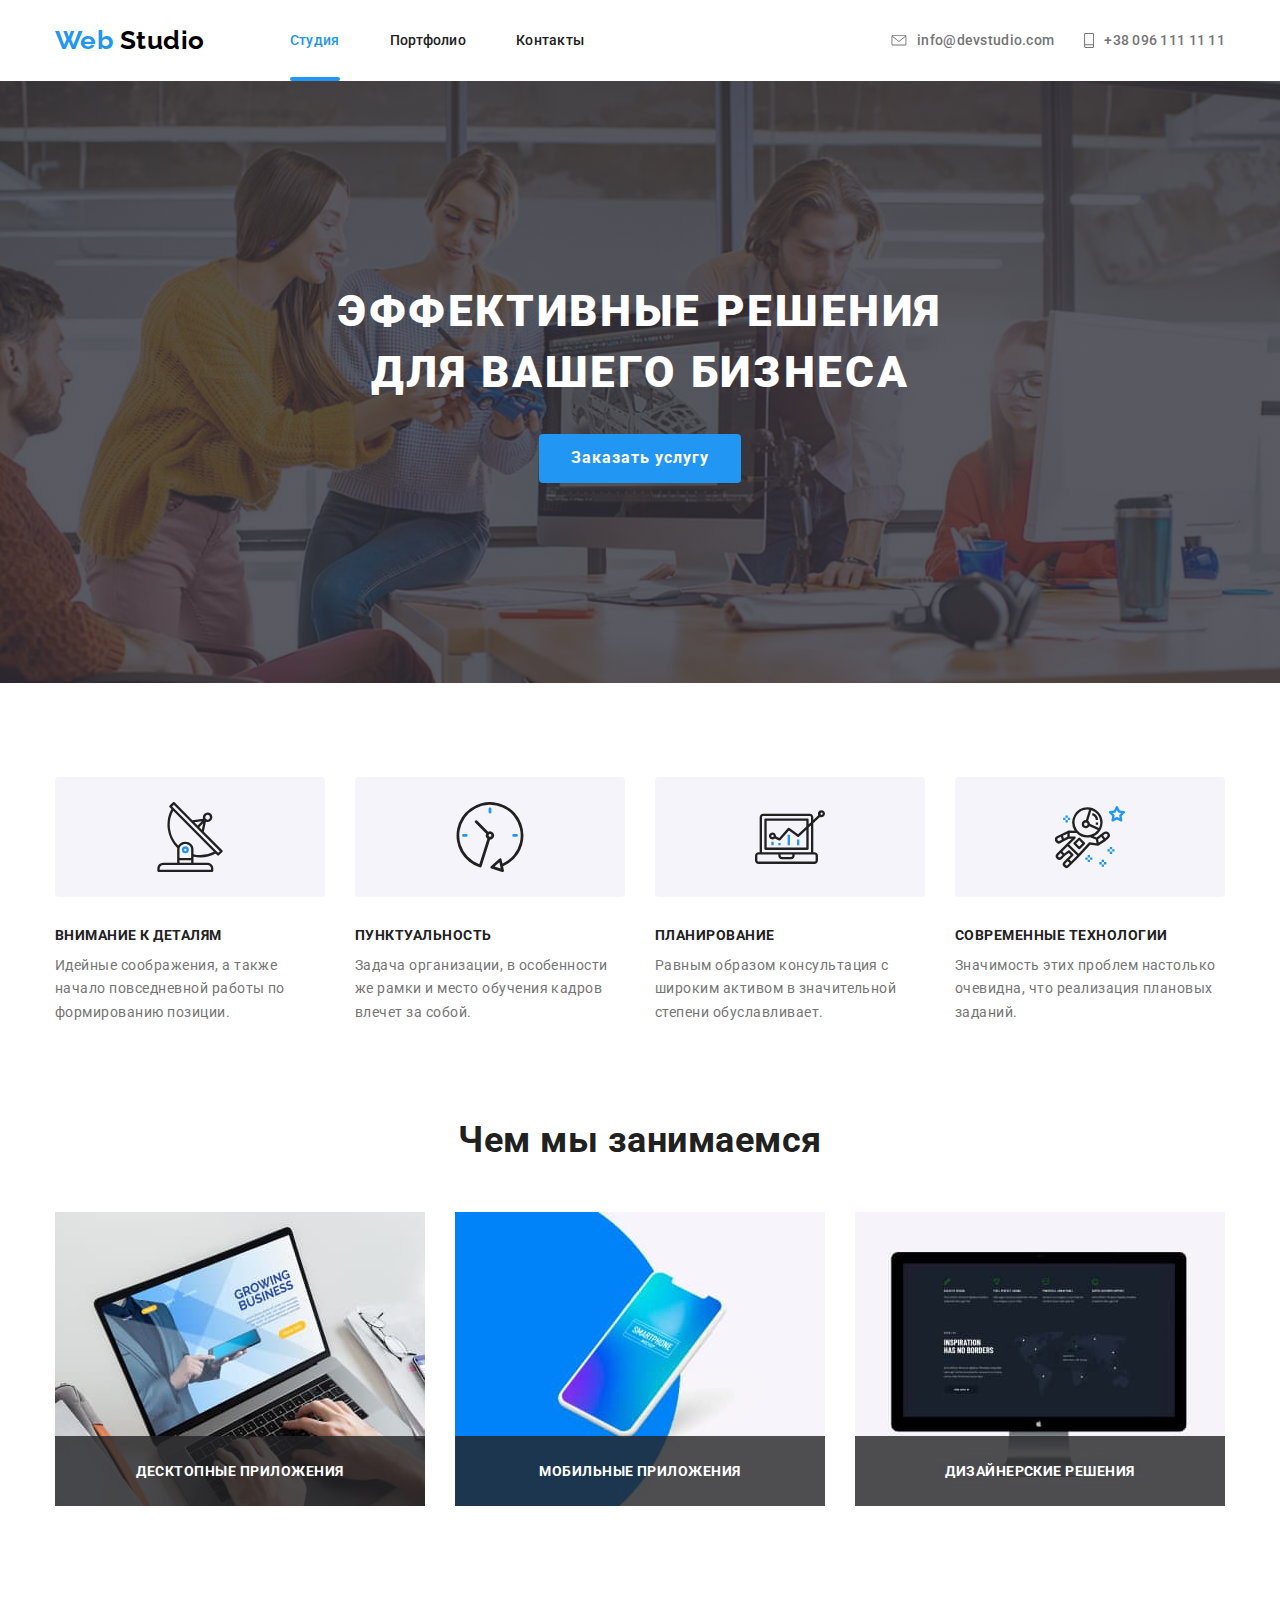
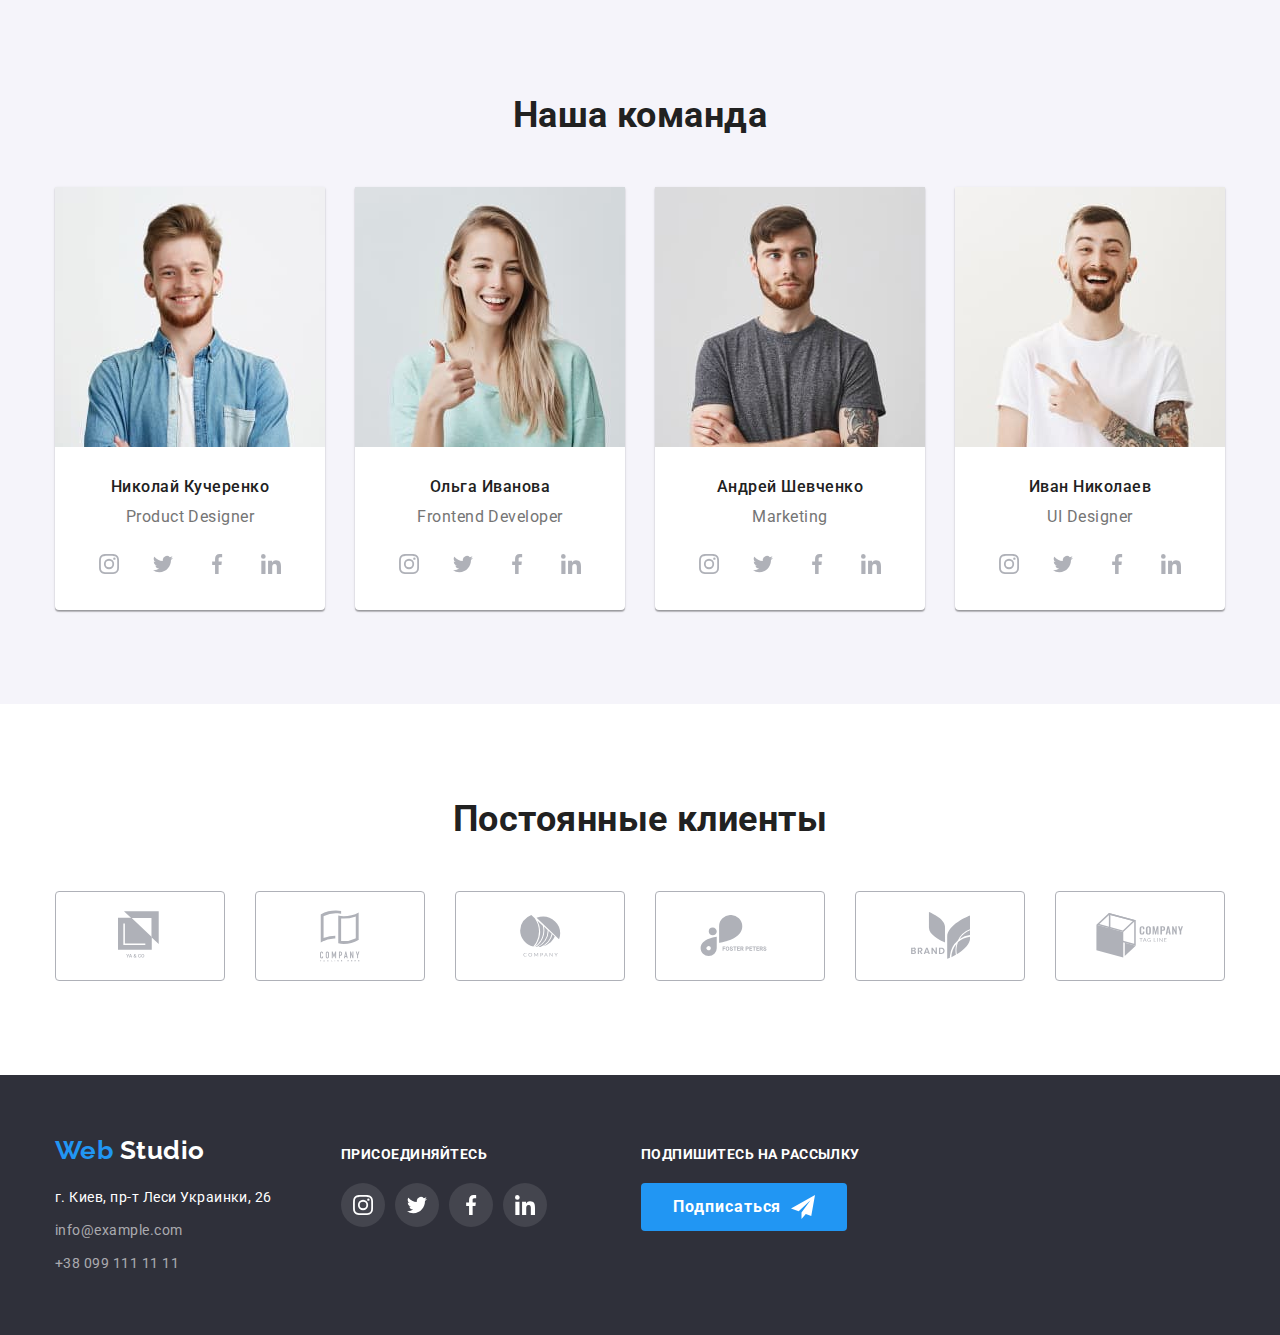
<file: index.html>
<!DOCTYPE html>
<html lang="ru">
  <head>
    <meta charset="UTF-8" />
    <meta name="viewport" content="width=device-width, initial-scale=1.0" />
    <title>Web Studio</title>
    <link
      href="https://fonts.googleapis.com/css2?family=Raleway:wght@700&family=Roboto:wght@400;500;700;900&display=swap"
      rel="stylesheet"
    />
    <link
      rel="stylesheet"
      href="https://cdnjs.cloudflare.com/ajax/libs/modern-normalize/0.6.0/modern-normalize.min.css"
    />
    <link rel="stylesheet" href="./css/main.css" />
  </head>
  <body>
    <!--Шапка сайта-->
    <header class="page-header">
      <!-- <div class="conteiner"> -->
      <div class="conteiner header-main-nav">
        <nav class="main-nav">
          <a href="./index.html" class="logo" lang="en"
            >Web <span class="logo-primary">Studio</span></a
          >
          <ul class="site-nav list">
            <li class="site-nav-item">
              <a href="" class="link current">Студия</a>
            </li>
            <li class="site-nav-item">
              <a href="./portfolio.html" class="link">Портфолио</a>
            </li>
            <li class="site-nav-item"><a href="" class="link">Контакты</a></li>
          </ul>
        </nav>
        <address class="auth-nav">
          <a href="mailto:info@devstudio.com" class="link item">
            <svg class="icon-mail">
              <use href="./images/sprite.svg#icon-envelope"></use>
            </svg>
            info@devstudio.com</a
          >
          <a href="tel:+380961111111" class="link item">
            <svg class="icon-phone">
              <use href="./images/sprite.svg#icon-smartphone"></use>
            </svg>
            +38 096 111 11 11</a
          >
        </address>
      </div>
      <!-- </div> -->
    </header>
    <main>
      <!--Герой-->
      <section class="hero">
        <div class="hero-conteiner">
          <h1 class="hero-title">
            Эффективные решения для вашего бизнеса
          </h1>
          <a href="" class="button">Заказать услугу</a>
        </div>
      </section>
      <!--Приоритет-->
      <section class="section">
        <div class="conteiner">
          <h2 class="visually-hidden">Приоритет</h2>
          <ul class="priority list">
            <li class="priority-item">
              <div class="icon-conteiner">
                <svg class="icon-antenna">
                  <use href="./images/sprite.svg#icon-antenna-1"></use>
                </svg>
              </div>
              <h3 class="title">Внимание к деталям</h3>
              <p class="text">
                Идейные соображения, а также начало повседневной работы по
                формированию позиции.
              </p>
            </li>
            <li class="priority-item">
              <div class="icon-conteiner">
                <svg class="icon-antenna">
                  <use href="./images/sprite.svg#icon-clock-1"></use>
                </svg>
              </div>
              <h3 class="title">Пунктуальность</h3>
              <p class="text">
                Задача организации, в особенности же рамки и место обучения
                кадров влечет за собой.
              </p>
            </li>
            <li class="priority-item">
              <div class="icon-conteiner">
                <svg class="icon-antenna">
                  <use href="./images/sprite.svg#icon-diagram-1"></use>
                </svg>
              </div>
              <h3 class="title">Планирование</h3>
              <p class="text">
                Равным образом консультация с широким активом в значительной
                степени обуславливает.
              </p>
            </li>
            <li class="priority-item">
              <div class="icon-conteiner">
                <svg class="icon-antenna">
                  <use href="./images/sprite.svg#icon-astronaut-1"></use>
                </svg>
              </div>
              <h3 class="title">Современные технологии</h3>
              <p class="text">
                Значимость этих проблем настолько очевидна, что реализация
                плановых заданий.
              </p>
            </li>
          </ul>
        </div>
      </section>
      <!--Чем мы занимаемся-->
      <section class="section-no-padding">
        <div class="conteiner">
          <h2 class="section-title">Чем мы занимаемся</h2>
          <ul class="work-list list">
            <li class="work-item">
              <img
                class="img"
                src="./images/growing-business.jpg"
                alt="ноутбук"
                width="370"
                height="294"
              />
              <a href="" class="work-link">Десктопные приложения</a>
            </li>
            <li class="work-item">
              <img
                class="img"
                src="./images/mobile-applications.jpg"
                alt="мобильный-телефон"
                width="370"
                height="294"
              />
              <a href="" class="work-link">Мобильные приложения</a>
            </li>
            <li class="work-item">
              <img
                class="img"
                src="./images/designer-groves.jpg"
                alt="экран-компьютера"
                width="370"
                height="294"
              />
              <a href="" class="work-link">Дизайнерские решения</a>
            </li>
          </ul>
        </div>
      </section>
      <!--Наша команда-->
      <section class="our-team section">
        <div class="conteiner">
          <h2 class="section-title">Наша команда</h2>
          <ul class="team list">
            <li class="team-item">
              <img
                class="img"
                src="./images/team-1.jpg"
                alt="николай-кучеренко"
                width="270"
                height="260"
              />
              <div class="team-content">
                <h3 class="team-title">Николай Кучеренко</h3>
                <p class="team-text" lang="en">Product Designer</p>
                <ul class="list social-network">
                  <li>
                    <a href="" class="link" aria-label="ссылка на instagram">
                      <svg class="icon-social-network">
                        <use href="./images/sprite.svg#icon-instagram"></use>
                      </svg>
                    </a>
                  </li>
                  <li>
                    <a href="" class="link" aria-label="ссылка на twitter">
                      <svg class="icon-social-network">
                        <use href="./images/sprite.svg#icon-twitter"></use>
                      </svg>
                    </a>
                  </li>
                  <li>
                    <a href="" class="link" aria-label="ссылка на facebook">
                      <svg class="icon-social-network">
                        <use href="./images/sprite.svg#icon-facebook"></use>
                      </svg>
                    </a>
                  </li>
                  <li>
                    <a href="" class="link" aria-label="ссылка на linkedin">
                      <svg class="icon-social-network">
                        <use href="./images/sprite.svg#icon-linkedin"></use>
                      </svg>
                    </a>
                  </li>
                </ul>
              </div>
            </li>
            <li class="team-item">
              <img
                class="img"
                src="./images/team-2.jpg"
                alt="ольга-иванова"
                width="270"
                height="260"
              />
              <div class="team-content">
                <h3 class="team-title">Ольга Иванова</h3>
                <p class="team-text" lang="en">Frontend Developer</p>
                <ul class="list social-network">
                  <li>
                    <a href="" class="link" aria-label="ссылка на instagram">
                      <svg class="icon-social-network">
                        <use href="./images/sprite.svg#icon-instagram"></use>
                      </svg>
                    </a>
                  </li>
                  <li>
                    <a href="" class="link" aria-label="ссылка на twitter">
                      <svg class="icon-social-network">
                        <use href="./images/sprite.svg#icon-twitter"></use>
                      </svg>
                    </a>
                  </li>
                  <li>
                    <a href="" class="link" aria-label="ссылка на facebook">
                      <svg class="icon-social-network">
                        <use href="./images/sprite.svg#icon-facebook"></use>
                      </svg>
                    </a>
                  </li>
                  <li>
                    <a href="" class="link" aria-label="ссылка на linkedin">
                      <svg class="icon-social-network">
                        <use href="./images/sprite.svg#icon-linkedin"></use>
                      </svg>
                    </a>
                  </li>
                </ul>
              </div>
            </li>
            <li class="team-item">
              <img
                class="img"
                src="./images/team-3.jpg"
                alt="андрей-шевченко"
                width="270"
                height="260"
              />
              <div class="team-content">
                <h3 class="team-title">Андрей Шевченко</h3>
                <p class="team-text" lang="en">Marketing</p>
                <ul class="list social-network">
                  <li>
                    <a href="" class="link" aria-label="ссылка на instagram">
                      <svg class="icon-social-network">
                        <use href="./images/sprite.svg#icon-instagram"></use>
                      </svg>
                    </a>
                  </li>
                  <li>
                    <a href="" class="link" aria-label="ссылка на twitter">
                      <svg class="icon-social-network">
                        <use href="./images/sprite.svg#icon-twitter"></use>
                      </svg>
                    </a>
                  </li>
                  <li>
                    <a href="" class="link" aria-label="ссылка на facebook">
                      <svg class="icon-social-network">
                        <use href="./images/sprite.svg#icon-facebook"></use>
                      </svg>
                    </a>
                  </li>
                  <li>
                    <a href="" class="link" aria-label="ссылка на linkedin">
                      <svg class="icon-social-network">
                        <use href="./images/sprite.svg#icon-linkedin"></use>
                      </svg>
                    </a>
                  </li>
                </ul>
              </div>
            </li>
            <li class="team-item">
              <img
                class="img"
                src="./images/team-4.jpg"
                alt="иван-николаев"
                width="270"
                height="260"
              />
              <div class="team-content">
                <h3 class="team-title">Иван Николаев</h3>
                <p class="team-text" lang="en">UI Designer</p>
                <ul class="list social-network">
                  <li>
                    <a href="" class="link" aria-label="ссылка на instagram">
                      <svg class="icon-social-network">
                        <use href="./images/sprite.svg#icon-instagram"></use>
                      </svg>
                    </a>
                  </li>
                  <li>
                    <a href="" class="link" aria-label="ссылка на twitter">
                      <svg class="icon-social-network">
                        <use href="./images/sprite.svg#icon-twitter"></use>
                      </svg>
                    </a>
                  </li>
                  <li>
                    <a href="" class="link" aria-label="ссылка на facebook">
                      <svg class="icon-social-network">
                        <use href="./images/sprite.svg#icon-facebook"></use>
                      </svg>
                    </a>
                  </li>
                  <li>
                    <a href="" class="link" aria-label="ссылка на linkedin">
                      <svg class="icon-social-network">
                        <use href="./images/sprite.svg#icon-linkedin"></use>
                      </svg>
                    </a>
                  </li>
                </ul>
              </div>
            </li>
          </ul>
        </div>
      </section>
      <!--Постоянные клиенты-->
      <section class="section">
        <div class="conteiner">
          <h2 class="section-title">Постоянные клиенты</h2>
          <ul class="list customers">
            <li class="item-customers">
              <a
                href=""
                aria-label="ссылка на компанию-1"
                class="link-customers"
              >
                <svg class="icon-logo" width="45" height="50">
                  <use href="./images/sprite.svg#icon-logo-1"></use>
                </svg>
              </a>
            </li>
            <li class="item-customers">
              <a
                href=""
                aria-label="ссылка на компанию-2"
                class="link-customers"
              >
                <svg class="icon-logo" width="40" height="52">
                  <use href="./images/sprite.svg#icon-logo-2"></use>
                </svg>
              </a>
            </li>
            <li class="item-customers">
              <a
                href=""
                aria-label="ссылка на компанию-3"
                class="link-customers"
              >
                <svg class="icon-logo" width="41" height="42">
                  <use href="./images/sprite.svg#icon-logo-3"></use>
                </svg>
              </a>
            </li>
            <li class="item-customers">
              <a
                href=""
                aria-label="ссылка на компанию-4"
                class="link-customers"
              >
                <svg class="icon-logo" width="80" height="42">
                  <use href="./images/sprite.svg#icon-logo-4"></use>
                </svg>
              </a>
            </li>
            <li class="item-customers">
              <a
                href=""
                aria-label="ссылка на компанию-5"
                class="link-customers"
              >
                <svg class="icon-logo" width="59" height="47">
                  <use href="./images/sprite.svg#icon-logo-5"></use>
                </svg>
              </a>
            </li>
            <li class="item-customers">
              <a
                href=""
                aria-label="ссылка на компанию-6"
                class="link-customers"
              >
                <svg class="icon-logo" width="88" height="45">
                  <use href="./images/sprite.svg#icon-logo-6"></use>
                </svg>
              </a>
            </li>
          </ul>
        </div>
      </section>
    </main>
    <!--Подвал-->
    <footer class="footer">
      <div class="conteiner">
        <div class="flex-footer">
          <!-- Первый контейнер -->
          <div class="info">
            <a href="./index.html" class="logo" lang="en"
              >Web <span class="logo-secondary">Studio</span>
            </a>
            <address class="address">
              <a class="map link" href="./index.html"
                >г. Киев, пр-т Леси Украинки, 26</a
              >
              <a class="mail-link link" href="mailto:info@example.com"
                >info@example.com</a
              >
              <a href="tel:+380991111111" class="link">+38 099 111 11 11</a>
            </address>
          </div>
          <!-- Второй контейнер -->
          <div class="join join-in">
            <b class="join-text">Присоединяйтесь</b>
            <ul class="list link-footer">
              <li class="item-footer">
                <a
                  href=""
                  class="link social-network-footer"
                  aria-label="ссылка на instagram"
                >
                  <svg class="icon-link-footer">
                    <use href="./images/sprite.svg#icon-instagram"></use>
                  </svg>
                </a>
              </li>
              <li class="item-footer">
                <a
                  href=""
                  class="link social-network-footer"
                  aria-label="ссылка на twitter"
                >
                  <svg class="icon-link-footer">
                    <use href="./images/sprite.svg#icon-twitter"></use>
                  </svg>
                </a>
              </li>
              <li class="item-footer">
                <a
                  href=""
                  class="link social-network-footer"
                  aria-label="ссылка на facebook"
                >
                  <svg class="icon-link-footer">
                    <use href="./images/sprite.svg#icon-facebook"></use>
                  </svg>
                </a>
              </li>
              <li class="item-footer">
                <a
                  href=""
                  class="link social-network-footer"
                  aria-label="ссылка на linkedin"
                >
                  <svg class="icon-link-footer">
                    <use href="./images/sprite.svg#icon-linkedin"></use>
                  </svg>
                </a>
              </li>
            </ul>
          </div>
          <!-- Третий контейнер -->
          <div class="join">
            <b class="join-text">Подпишитесь на рассылку</b>
            <a href="" class="button button-icon"
              >Подписаться
              <svg class="icon-plane">
                <use href="./images/sprite.svg#icon-plane"></use>
              </svg>
            </a>
          </div>
        </div>
        <!-- Копирайт
          <p class="copy">2020 | Developed by GoIT Students</p> -->
      </div>
      <div class="backdrop is-hidden">
        <div class="modal">
          <p>
            Lorem ipsum, dolor sit amet consectetur adipisicing elit. Culpa
            explicabo voluptates nihil eligendi illo earum dolore. Quaerat,
            labore illo nemo ex, perferendis, veritatis ad eos ratione
            cupiditate enim maxime eveniet harum officiis! Quaerat distinctio
            similique minima sed eius. Eum rerum atque eligendi provident
            voluptates perferendis, iste sequi! Earum, nesciunt dolor?
          </p>
          <button>ЗАКРЫТЬ</button>
        </div>
      </div>
    </footer>
  </body>
</html>
</file>
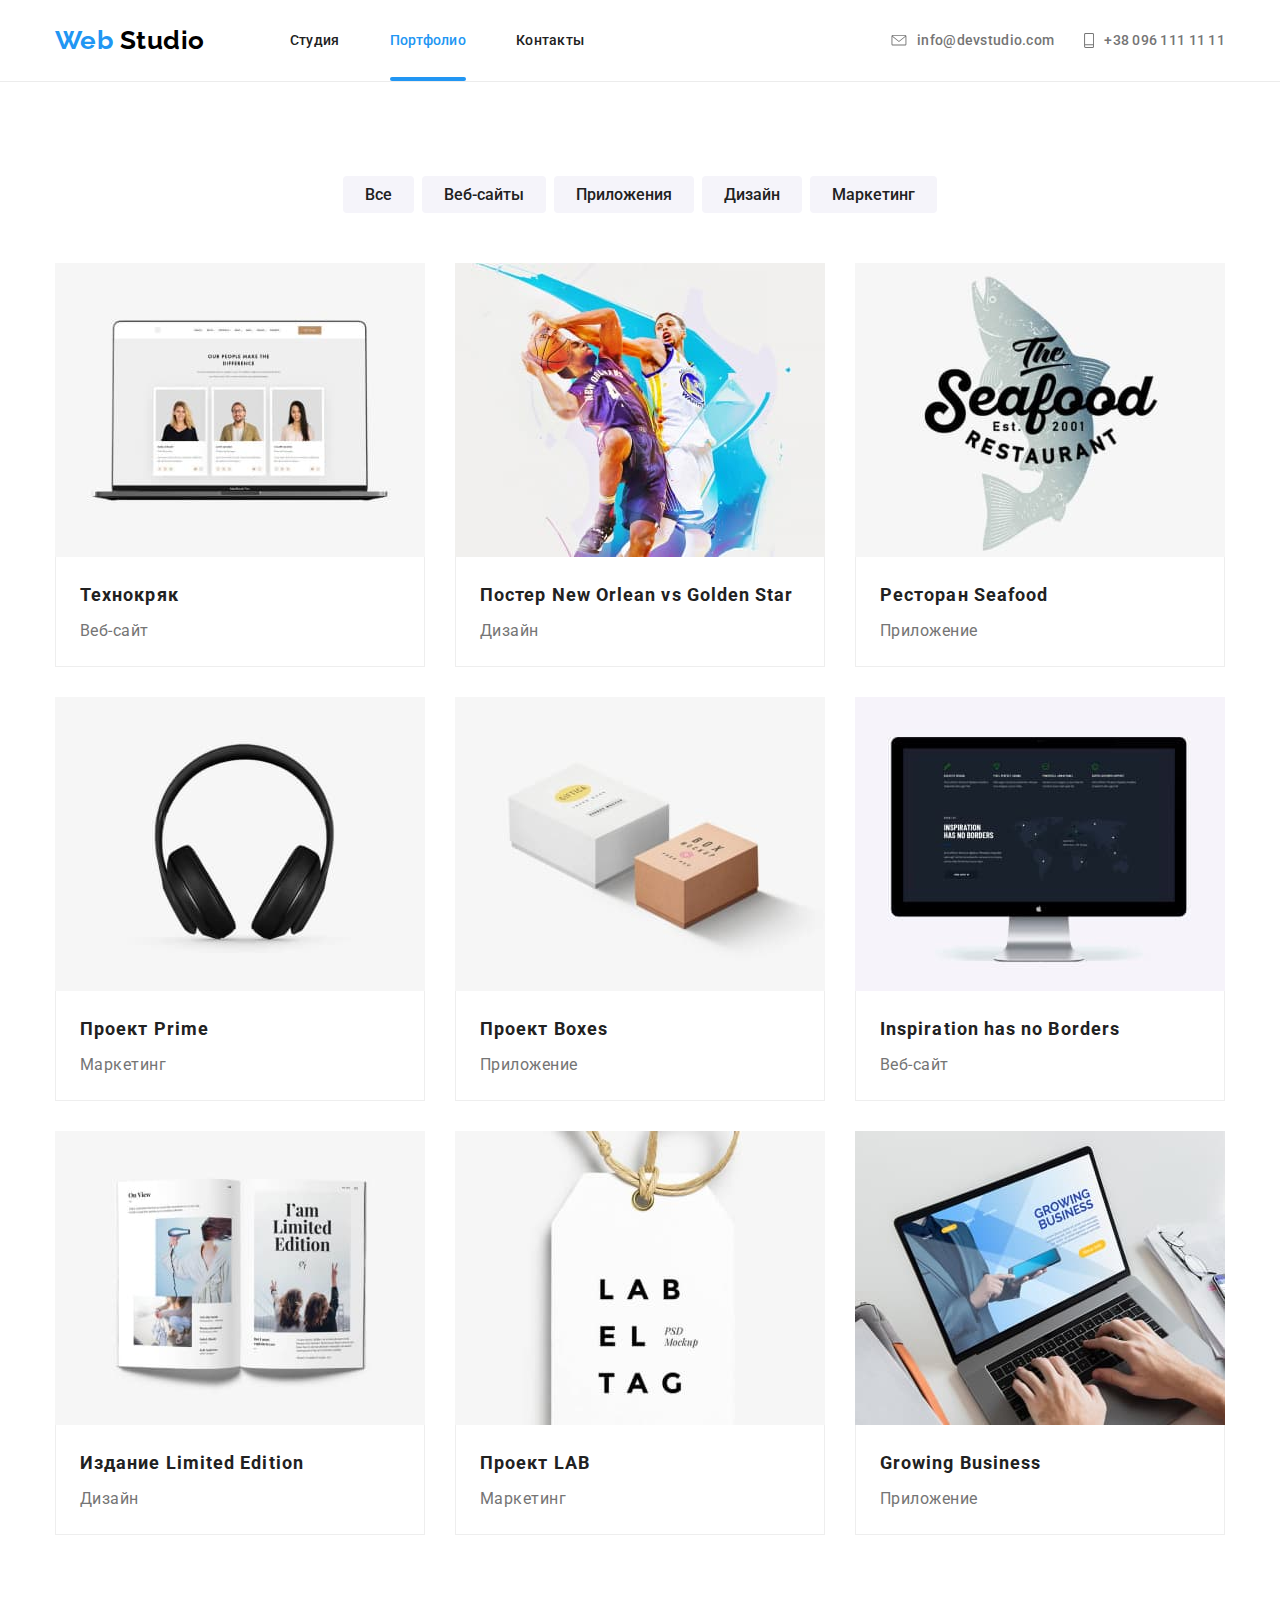
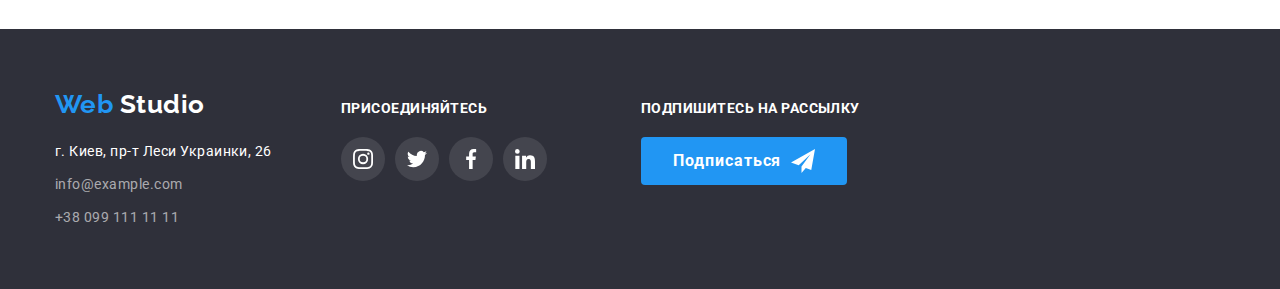
<file: portfolio.html>
<!DOCTYPE html>
<html lang="ru">
  <head>
    <meta charset="UTF-8" />
    <meta name="viewport" content="width=device-width, initial-scale=1.0" />
    <title>Portfolio</title>
    <link
      href="https://fonts.googleapis.com/css2?family=Raleway:wght@700&family=Roboto:wght@400;500;700;900&display=swap"
      rel="stylesheet"
    />
    <link
      rel="stylesheet"
      href="https://cdnjs.cloudflare.com/ajax/libs/modern-normalize/0.6.0/modern-normalize.min.css"
    />
    <link rel="stylesheet" href="./css/main.css" />
  </head>
  <body>
    <!--Шапка сайта-->
    <header class="page-header header-portfolio">
      <div class="conteiner header-main-nav">
        <nav class="main-nav">
          <a href="./index.html" class="logo" lang="en"
            >Web <span class="logo-primary">Studio</span></a
          >
          <ul class="site-nav list">
            <li class="site-nav-item">
              <a href="./index.html" class="link">Студия</a>
            </li>
            <li class="site-nav-item">
              <a href="" class="link current">Портфолио</a>
            </li>
            <li class="site-nav-item"><a href="" class="link">Контакты</a></li>
          </ul>
        </nav>
        <address class="auth-nav">
          <a href="mailto:info@devstudio.com" class="link item">
            <svg class="icon-mail">
              <use href="./images/sprite.svg#icon-envelope"></use>
            </svg>
            info@devstudio.com</a
          >
          <a href="tel:+380961111111" class="link item">
            <svg class="icon-phone">
              <use href="./images/sprite.svg#icon-smartphone"></use>
            </svg>
            +38 096 111 11 11</a
          >
        </address>
      </div>
    </header>
    <!--Filter-->
    <main>
      <section class="section">
        <div class="conteiner">
          <h1 class="visually-hidden">Наши работы</h1>
          <ul class="filter list">
            <li class="item">
              <button type="button" class="radio-btn">Все</button>
            </li>
            <li class="item">
              <button type="button" class="radio-btn">Веб-сайты</button>
            </li>
            <li class="item">
              <button type="button" class="radio-btn">Приложения</button>
            </li>
            <li class="item">
              <button type="button" class="radio-btn">Дизайн</button>
            </li>
            <li class="item">
              <button type="button" class="radio-btn">Маркетинг</button>
            </li>
          </ul>
          <!-- Наши работы -->
          <ul class="list portfolio">
            <li class="card">
              <a href="" class="portfolio-link">
                <div class="card-img-conteiner">
                  <img
                    class="card-img"
                    src="./images/tehnokriak.jpg"
                    alt="ноутбук"
                    width="370"
                    height="294"
                  />
                  <p class="description">
                    Технокряк это современная площадка распространения
                    коронавируса. Компании используют эту платформу для
                    цифрового шпионажа и атак на защищённые сервера конкурентов.
                  </p>
                </div>
                <div class="card-content">
                  <h2 class="portfolio-title">Технокряк</h2>
                  <p class="portfolio-text">Веб-сайт</p>
                </div>
              </a>
            </li>
            <li class="card">
              <a href="" class="portfolio-link">
                <div class="card-img-conteiner">
                  <img
                    class="card-img"
                    src="./images/poster.jpg"
                    alt="Постер"
                    width="370"
                    height="294"
                  />
                  <p class="description">
                    Lorem ipsum dolor sit amet, consectetur adipisicing elit.
                    Asperiores officiis magni perferendis voluptate nulla quod,
                    at rerum minus dignissimos.
                  </p>
                </div>
                <div class="card-content">
                  <h2 class="portfolio-title">
                    Постер <span lang="en">New Orlean vs Golden Star</span>
                  </h2>
                  <p class="portfolio-text">Дизайн</p>
                </div>
              </a>
            </li>
            <li class="card">
              <a href="" class="portfolio-link">
                <div class="card-img-conteiner">
                  <img
                    class="card-img"
                    src="./images/seafood.jpg"
                    alt="рыба"
                    width="370"
                    height="294"
                  />
                  <p class="description">
                    Lorem ipsum dolor sit amet, consectetur adipisicing elit.
                    Asperiores officiis magni perferendis voluptate nulla quod,
                    at rerum minus dignissimos.
                  </p>
                </div>
                <div class="card-content">
                  <h2 class="portfolio-title">
                    Ресторан <span lang="en">Seafood</span>
                  </h2>
                  <p class="portfolio-text">Приложение</p>
                </div>
              </a>
            </li>
            <li class="card">
              <a href="" class="portfolio-link">
                <div class="card-img-conteiner">
                  <img
                    class="card-img"
                    src="./images/project-prime.jpg"
                    alt="наушники"
                    width="370"
                    height="294"
                  />
                  <p class="description">
                    Lorem ipsum dolor sit amet, consectetur adipisicing elit.
                    Asperiores officiis magni perferendis voluptate nulla quod,
                    at rerum minus dignissimos.
                  </p>
                </div>
                <div class="card-content">
                  <h2 class="portfolio-title">
                    Проект <span lang="en">Prime</span>
                  </h2>
                  <p class="portfolio-text">Маркетинг</p>
                </div>
              </a>
            </li>
            <li class="card">
              <a href="" class="portfolio-link">
                <div class="card-img-conteiner">
                  <img
                    class="card-img"
                    src="./images/project-boxes.jpg"
                    alt="коробки"
                    width="370"
                    height="294"
                  />
                  <p class="description">
                    Lorem ipsum dolor sit amet, consectetur adipisicing elit.
                    Asperiores officiis magni perferendis voluptate nulla quod,
                    at rerum minus dignissimos.
                  </p>
                </div>
                <div class="card-content">
                  <h2 class="portfolio-title">
                    Проект <span lang="en">Boxes</span>
                  </h2>
                  <p class="portfolio-text">Приложение</p>
                </div>
              </a>
            </li>
            <li class="card">
              <a href="" class="portfolio-link">
                <div class="card-img-conteiner">
                  <img
                    class="card-img"
                    src="./images/designer-groves.jpg"
                    alt="экран"
                    width="370"
                    height="294"
                  />
                  <p class="description">
                    Lorem ipsum dolor sit amet, consectetur adipisicing elit.
                    Asperiores officiis magni perferendis voluptate nulla quod,
                    at rerum minus dignissimos.
                  </p>
                </div>
                <div class="card-content">
                  <h2 class="portfolio-title" lang="en">
                    Inspiration has no Borders
                  </h2>
                  <p class="portfolio-text">Веб-сайт</p>
                </div>
              </a>
            </li>
            <li class="card">
              <a href="" class="portfolio-link">
                <div class="card-img-conteiner">
                  <img
                    class="card-img"
                    src="./images/limited-edition.jpg"
                    alt="журнал"
                    width="370"
                    height="294"
                  />
                  <p class="description">
                    Lorem ipsum dolor sit amet, consectetur adipisicing elit.
                    Asperiores officiis magni perferendis voluptate nulla quod,
                    at rerum minus dignissimos.
                  </p>
                </div>
                <div class="card-content">
                  <h2 class="portfolio-title">
                    Издание <span lang="en">Limited Edition</span>
                  </h2>
                  <p class="portfolio-text">Дизайн</p>
                </div>
              </a>
            </li>
            <li class="card">
              <a href="" class="portfolio-link">
                <div class="card-img-conteiner">
                  <img
                    class="card-img"
                    src="./images/progect-lab.jpg"
                    alt="ярлык"
                    width="370"
                    height="294"
                  />
                  <p class="description">
                    Lorem ipsum dolor sit amet, consectetur adipisicing elit.
                    Asperiores officiis magni perferendis voluptate nulla quod,
                    at rerum minus dignissimos.
                  </p>
                </div>
                <div class="card-content">
                  <h2 class="portfolio-title">
                    Проект <span lang="en">LAB</span>
                  </h2>
                  <p class="portfolio-text">Маркетинг</p>
                </div>
              </a>
            </li>
            <li class="card">
              <a href="" class="portfolio-link">
                <div class="card-img-conteiner">
                  <img
                    class="card-img"
                    src="./images/growing-business.jpg"
                    alt="ноутбук"
                    width="370"
                    height="294"
                  />
                  <p class="description">
                    Lorem ipsum dolor sit amet, consectetur adipisicing elit.
                    Asperiores officiis magni perferendis voluptate nulla quod,
                    at rerum minus dignissimos.
                  </p>
                </div>
                <div class="card-content">
                  <h2 class="portfolio-title" lang="en">Growing Business</h2>
                  <p class="portfolio-text">Приложение</p>
                </div>
              </a>
            </li>
          </ul>
        </div>
      </section>
    </main>
    <!--Подвал портфолио-->
    <footer class="footer">
      <div class="conteiner">
        <div class="flex-footer">
          <!-- Первый контейнер -->
          <div class="info">
            <a href="./index.html" class="logo" lang="en"
              >Web <span class="logo-secondary">Studio</span>
            </a>
            <address class="address">
              <a class="map link" href="./index.html"
                >г. Киев, пр-т Леси Украинки, 26</a
              >
              <a class="mail-link link" href="mailto:info@example.com"
                >info@example.com</a
              >
              <a href="tel:+380991111111" class="link">+38 099 111 11 11</a>
            </address>
          </div>
          <!-- Второй контейнер -->
          <div class="join join-in">
            <b class="join-text">Присоединяйтесь</b>
            <ul class="list link-footer">
              <li class="item-footer">
                <a
                  href=""
                  class="link social-network-footer"
                  aria-label="ссылка на instagram"
                >
                  <svg class="icon-link-footer">
                    <use href="./images/sprite.svg#icon-instagram"></use>
                  </svg>
                </a>
              </li>
              <li class="item-footer">
                <a
                  href=""
                  class="link social-network-footer"
                  aria-label="ссылка на twitter"
                >
                  <svg class="icon-link-footer">
                    <use href="./images/sprite.svg#icon-twitter"></use>
                  </svg>
                </a>
              </li>
              <li class="item-footer">
                <a
                  href=""
                  class="link social-network-footer"
                  aria-label="ссылка на facebook"
                >
                  <svg class="icon-link-footer">
                    <use href="./images/sprite.svg#icon-facebook"></use>
                  </svg>
                </a>
              </li>
              <li class="item-footer">
                <a
                  href=""
                  class="link social-network-footer"
                  aria-label="ссылка на linkedin"
                >
                  <svg class="icon-link-footer">
                    <use href="./images/sprite.svg#icon-linkedin"></use>
                  </svg>
                </a>
              </li>
            </ul>
          </div>
          <!-- Третий контейнер -->
          <div class="join">
            <b class="join-text">Подпишитесь на рассылку</b>
            <a href="" class="button button-icon"
              >Подписаться
              <svg class="icon-plane">
                <use href="./images/sprite.svg#icon-plane"></use>
              </svg>
            </a>
          </div>
        </div>
        <!-- Копирайт
          <p class="copy">2020 | Developed by GoIT Students</p> -->
      </div>
    </footer>
  </body>
</html>
</file>
<file: css/main.css>
:root {
  --primary-text-color: #757575; /*Главный цвет текста*/
  --secondary-text-color: #212121; /*Цвет текста заголовков*/
  --accent-color: #2196f3; /*Цвет акцентов*/
  --white-text-color: #ffffff; /*Белый цвет текста*/
  /* --font-family: 'Roboto', sans-serif; Основной шрифт */
  --primary-bg-color: #ffffff; /*Главный цвет фона*/
  --secondary-bg-color: #f5f4fa; /*Вторичный цвет фона*/
  --primari-social-network-color: #afb1b8; /*Главный цвет соцсетей*/
}
/*Главный цвет текста #757575*/
/*Вторичный цвет текста #212121*/
/*Цвет акцентов #2196f3*/
/*Белый цвет текста #ffffff*/
/*Основной цвет фона #ffffff*/
/*Вторичный цвет фона #F5F4FA*/

body {
  background-color: var(--primary-bg-color);
  color: var(--primary-text-color);

  font-family: Roboto, sans-serif;
  letter-spacing: 0.03em;
  /* font-weight: 400; */
}

/*Conteiner*/
.conteiner {
  /* outline: 2px solid blueviolet; */
  margin-left: auto;
  margin-right: auto;
  width: 1200px;
  padding-left: 15px;
  padding-right: 15px;
}

.list {
  padding: 0;
  margin: 0;
  list-style: none;
}

.visually-hidden {
  position: absolute;
  width: 1px;
  height: 1px;
  margin: -1px;
  border: 0;
  padding: 0;
  clip: rect(0 0 0 0);
  overflow: hidden;
}

.img {
  display: block;
  max-width: 100%;
  height: auto;
}

/*Button*/
.button {
  color: var(--white-text-color);
  background-color: var(--accent-color);

  border-radius: 4px;
  padding: 10px 32px;
  display: inline-block;
  min-width: 200px;

  font-family: Roboto;
  font-weight: 700;
  font-size: 16px;
  line-height: 1.8;
  letter-spacing: 0.06em;
  text-decoration: none;
  text-align: center;
}

/*Logo*/
.logo {
  color: var(--accent-color);

  font-family: Raleway, sans-serif;
  font-weight: 700;
  font-size: 26px;
  line-height: 1.2;
  text-decoration: none;
}

.logo-primary {
  color: #000000;
}

.logo-secondary {
  color: #ffffff;
}

.logo:focus {
  color: var(--accent-color);
}

/*Page-header*/
.page-header {
  background-color: var(--primary-bg-color);
}

.header-portfolio {
  border-bottom: 1px solid #ececec;
}

.header-main-nav {
  display: flex;
}

/*Main-nav*/
.main-nav {
  display: flex;
  align-items: center;
}

/* Site-nav, Aus-nav */

.site-nav {
  display: flex;
  margin-left: 85px;
}

.site-nav .site-nav-item + .site-nav-item {
  /* outline: 1px solid blueviolet; */
  margin-left: 50px;
}

/* .site-nav .item:not(:last-child) {
  outline: 1px solid blueviolet;
  margin-right: 50px;
} */

.site-nav-item .link {
  /*Сначало геометрия*/
  display: block;
  padding-top: 32px;
  padding-bottom: 32px;

  /*Цвет и шрифт*/
  color: var(--secondary-text-color);
  font-weight: 500;
  font-size: 14px;
  line-height: 1.2;
  letter-spacing: 0.02em;
  text-decoration: none;

  transition: color 250ms cubic-bezier(0.4, 0, 0.2, 1);
}

.site-nav-item {
  position: relative;
}

.site-nav-item .link.current::before {
  content: '';
  position: absolute;
  bottom: 0;
  left: 0;
  background-color: var(--accent-color);
  width: 100%;
  height: 4px;
  border-radius: 2px;
  transition: color 250ms cubic-bezier(0.4, 0, 0.2, 1);
}

/* .site-nav-item .link:hover .link.current::before {
  opacity: 1;
} */

.site-nav-item .link:hover,
.site-nav-item .link:focus {
  color: var(--accent-color);
}

.site-nav-item .link.current {
  color: var(--accent-color);
}

/*Auth-nav*/
.auth-nav {
  display: flex;
  align-items: center;
  margin-left: auto;
}

.auth-nav .item + .item {
  margin-left: 30px;
}

.auth-nav .link {
  display: inline-flex;
  justify-content: center;
  align-items: center;
  color: var(--primary-text-color);

  text-decoration: none;

  font-family: Roboto;
  font-style: normal;
  font-weight: 500;
  font-size: 14px;
  line-height: 1.15;
  letter-spacing: 0.02em;

  transition: color 250ms cubic-bezier(0.4, 0, 0.2, 1);
}

.auth-nav .link:hover,
.auth-nav .link:focus {
  color: var(--accent-color);
}

.icon-mail {
  width: 16px;
  height: 11.2px;
  margin-right: 10px;
  fill: currentColor;
}

.icon-phone {
  width: 10px;
  height: 15px;
  margin-right: 10px;
  fill: currentColor;
}

/* Hero */
.hero {
  /* outline: 2px solid blueviolet; */
  padding-top: 200px;
  padding-bottom: 200px;
  background-image: linear-gradient(
      to right,
      rgba(47, 48, 58, 0.8),
      rgba(47, 48, 58, 0.8)
    ),
    url('../images/Header-img.jpg');
  background-color: #2f303a;
  max-width: 1600px;
  min-height: 600px;
  margin-left: auto;
  margin-right: auto;
  background-repeat: no-repeat;
  background-position: center;
  background-size: cover;
}

.hero-conteiner {
  width: 630px;
  text-align: center;
  margin-right: auto;
  margin-left: auto;
}

.hero-title {
  margin-top: 0;
  margin-bottom: 30px;

  color: #ffffff;

  font-weight: 900;
  font-size: 44px;
  line-height: 1.4;
  letter-spacing: 0.06em;
  text-transform: uppercase;
}

/* Section */
.section {
  padding-top: 94px;
  padding-bottom: 94px;
}

.section-no-padding {
  padding-bottom: 94px;
}

.section-title {
  margin-top: 0;
  margin-bottom: 50px;
  color: var(--secondary-text-color);

  font-weight: 700;
  font-size: 36px;
  line-height: 1.2;
  text-align: center;
}

/* Priority */
.priority {
  display: flex;
  flex-wrap: wrap;
}

.priority .priority-item {
  width: calc((100% - 90px) / 4);
  margin-right: 30px;
}

.icon-conteiner {
  height: 120px;
  padding: 25px 100px;
  margin-bottom: 30px;
  border-radius: 4px;

  background-color: #f5f4fa;
}

.icon-antenna {
  width: 70px;
  height: 70px;
}

/* .priority-item:nth-child(1)::before {
  background-image: url(../images/antenna-1.svg);
}

.priority-item:nth-child(2)::before {
  background-image: url(../images/clock-1.svg);
}

.priority-item:nth-child(3)::before {
  background-image: url(../images/diagram-1.svg);
}

.priority-item:nth-child(4)::before {
  background-image: url(../images/astronaut-1.svg);
} */

.priority .priority-item:nth-child(4n) {
  margin-right: 0;
}

.priority .title {
  margin-top: 0;
  margin-bottom: 10px;
  color: var(--secondary-text-color);

  font-weight: 700;
  font-size: 14px;
  line-height: 1.2;
  text-transform: uppercase;
}

.priority .text {
  margin-top: 0;
  margin-bottom: 0;
  font-size: 14px;
  line-height: 1.7;
}

/*Our work*/
.work-list {
  display: flex;
  flex-wrap: wrap;
}
.work-list .work-item {
  width: calc((100% - 60px) / 3);
  margin-right: 30px;
  position: relative;
}

.work-list .work-item:nth-child(3n) {
  margin-right: 0;
}

.work-list .work-link:focus {
  color: var(--accent-color);
}

.work-list .work-link {
  position: absolute;
  bottom: 0;
  display: flex;
  justify-content: center;
  align-items: center;

  width: 370px;
  height: 70px;
  color: #ffffff;
  background-color: rgba(35, 35, 37, 0.8);

  font-weight: 700;
  font-size: 14px;
  line-height: 1.2;
  text-transform: uppercase;
  text-decoration: none;
}

/* Team */
.our-team {
  background-color: var(--secondary-bg-color);
}

.team {
  display: flex;
  flex-wrap: wrap;
}

.team .team-item {
  width: calc((100% - 90px) / 4);
  margin-right: 30px;
  background: #ffffff;

  box-shadow: 0px 2px 1px rgba(0, 0, 0, 0.2), 0px 1px 1px rgba(0, 0, 0, 0.14),
    0px 1px 3px rgba(0, 0, 0, 0.12);
  border-radius: 0px 0px 4px 4px;
}

.team .team-item:nth-child(4n) {
  margin-right: 0;
}

.team-content {
  padding: 30px 32px 24px;
}
.team .team-title {
  margin-top: 0;
  margin-bottom: 10px;
  color: var(--secondary-text-color);
  font-weight: 500;
  font-size: 16px;
  line-height: 1.2;
  text-align: center;
}

.team .team-text {
  margin-top: 0;
  margin-bottom: 16px;
  font-weight: 400;
  font-size: 16px;
  line-height: 1.2;
  text-align: center;
}

.social-network {
  display: flex;
  justify-content: space-between;
}

.social-network .link {
  display: inline-flex;
  align-items: center;
  justify-content: center;
  width: 44px;
  height: 44px;
  border-radius: 50%;

  color: var(--primari-social-network-color);
  text-decoration: none;

  transition: 250ms cubic-bezier(0.4, 0, 0.2, 1);
  transition-property: color, background-color;
}

.social-network .link:hover,
.social-network .link:focus {
  color: var(--white-text-color);
  background-color: var(--accent-color);
}

.icon-social-network {
  width: 20px;
  height: 20px;
  fill: currentColor;
}

/*Customers*/
.customers {
  display: flex;
  flex-wrap: wrap;
}

.customers .item-customers:nth-child(6n) {
  margin-right: 0;
}

.customers .item-customers {
  margin-right: 30px;
}

.link-customers {
  display: flex;
  justify-content: center;
  align-items: center;

  width: 170px;
  height: 90px;
  border: 1px solid var(--primari-social-network-color);
  border-radius: 4px;
  color: var(--primari-social-network-color);

  transition: 250ms cubic-bezier(0.4, 0, 0.2, 1);
  transition-property: border, color;
}

.icon-logo {
  fill: currentColor;
}

.link-customers:hover,
.link-customers:focus {
  border: 1px solid var(--accent-color);
  color: var(--accent-color);
}

.link-customers:hover .icon-logo,
.link-customers:focus .icon-logo {
  fill: var(--accent-color);
}

/* .customers-conteiner {
  display: inline-flex;
  justify-content: center;
  align-items: center; 
}  */

/* .customers .link {
  color: var(--primary-text-color);
  text-decoration: none;
} */

/*Footer*/
.footer {
  background-color: #2f303a;
}

.footer .conteiner {
  padding-top: 60px;
  padding-bottom: 60px;
}

.flex-footer {
  display: flex;
  align-items: baseline;
}

/*Контейнер 1*/
.info {
  margin-right: 69px;
}

.info > .logo {
  display: block;
  margin-bottom: 20px;
}

.info .link {
  display: block;
  font-style: normal;
  font-weight: 400;
  font-size: 14px;
  line-height: 1.7;
  color: rgba(255, 255, 255, 0.6);
  text-decoration: none;
}
.mail-link {
  margin-bottom: 9px;
}

.info .link:focus {
  color: var(--accent-color);
}

.footer .map {
  color: #ffffff;
  font-style: normal;
  margin-top: 0;
  margin-bottom: 9px;
}

/*Контейнер 2*/
.join-in {
  margin-right: 94px;
}

.join-text {
  display: block;
  color: #ffffff;
  font-weight: 700;
  font-size: 14px;
  line-height: 1.2;
  text-transform: uppercase;
  margin-bottom: 20px;
}

.join-in .link-footer {
  display: flex;
  /* justify-content: space-between; */
}

.item-footer:not(:last-child) {
  margin-right: 10px;
}

.social-network-footer {
  display: inline-flex;
  align-items: center;
  justify-content: center;

  width: 44px;
  height: 44px;
  border-radius: 50%;

  background-color: rgb(255, 255, 255, 0.1);

  transition: background-color 250ms cubic-bezier(0.4, 0, 0.2, 1);
}

.link-footer .link:hover,
.link-footer .link:focus {
  background-color: var(--accent-color);
}

.link-footer .icon-link-footer {
  width: 20px;
  height: 20px;
  fill: var(--white-text-color);
}

/* Контейнер 3 */
.join .button-icon {
  display: inline-flex;
  align-items: center;
}

.icon-plane {
  width: 24px;
  height: 24px;
  margin-left: 10px;
  fill: var(--white-text-color);
}

/*Модальное окно*/
.backdrop {
  position: fixed;
  top: 0;
  left: 0;
  width: 100%;
  height: 100%;
  background-color: rgba(0, 0, 0, 0.2);
}

.backdrop.is-hidden {
  opacity: 0;
  pointer-events: none;
}

.modal {
  /*Position*/
  position: absolute;
  top: 50%;
  left: 50%;
  transform: translate(-50%, -50%);
  /*Geometry*/
  width: 528px;
  min-height: 581px;
  padding: 40px;
  /*Our*/
  background-color: #ffffff;
  box-shadow: 0px 2px 1px rgba(0, 0, 0, 0.2), 0px 1px 1px rgba(0, 0, 0, 0.14),
    0px 1px 3px rgba(0, 0, 0, 0.12);
  border-radius: 4px;
}

/*Portfolio*/
/*Filter*/
.filter {
  display: flex;
  justify-content: center;
  margin-bottom: 50px;
}

.filter .item {
  margin-right: 8px;
}

.filter .item:last-child {
  margin-right: 0;
}

.filter .radio-btn {
  color: #212121;
  background-color: var(--secondary-bg-color);
  font-weight: 500;
  font-size: 16px;
  line-height: 1.6;
  text-align: center;
  border: none;
  border-radius: 4px;
  padding: 6px 22px;
  cursor: pointer;
  transition: 250ms cubic-bezier(0.4, 0, 0.2, 1);
  transition-property: background-color, color, box-shadow;
}

.filter .radio-btn:hover,
.filter .radio-btn:focus {
  background-color: var(--accent-color);
  color: var(--white-text-color);
  box-shadow: 0px 2px 2px rgba(0, 0, 0, 0.12), 0px 1px 2px rgba(0, 0, 0, 0.08),
    0px 3px 1px rgba(0, 0, 0, 0.1);
}

/*Portfolio*/
.portfolio {
  display: flex;
  flex-wrap: wrap;
}

.portfolio .card {
  /* outline: 2px solid blueviolet; */
  width: calc((100% - 60px) / 3);
  margin-right: 30px;
  margin-bottom: 30px;

  /* width: 370px;

  margin-right: 30px;
  margin-bottom: 30px; */
}

.portfolio .card:nth-child(3n) {
  margin-right: 0;
}

.portfolio .card:nth-last-child(-n + 3) {
  margin-bottom: 0;
}

/* .portfolio .card:nth-child(3n) {
  margin-right: 0;
}

.portfolio .card:nth-last-child(-n + 3) {
  margin-bottom: 0;
} */
/* Альтернатива */
/* .portfolio .card:not(:nth-child(3n)) {
  margin-right: 30px;
} */

/* .portfolio .card:not(:nth-last-child(-n + 3)) {
  margin-bottom: 30px;
} */

.portfolio-link {
  display: block;
  text-decoration: none;
}

.portfolio .card-img {
  display: block;
  min-width: 100%;
  height: auto;
}

.card-content {
  background: #ffffff;
  border-left: 1px solid #eeeeee;
  border-right: 1px solid #eeeeee;
  border-bottom: 1px solid #eeeeee;
  padding-left: 24px;
  padding-right: 24px;
  padding-bottom: 20px;
  padding-top: 20px;
}

.portfolio-title {
  color: var(--secondary-text-color);

  margin-top: 0;
  margin-bottom: 4px;

  font-weight: 700;
  font-size: 18px;
  line-height: 2;
  letter-spacing: 0.06em;
}

.portfolio-text {
  color: var(--primary-text-color);

  margin-top: 0;
  margin-bottom: 0;

  font-weight: 400;
  font-size: 16px;
  line-height: 1.8;
}

.card-img-conteiner {
  position: relative;
  overflow: hidden;
}

/* .card-img-conteiner::before {
  display: inline-block;
  position: absolute;
  content: '';
  width: 100%;
  height: 100%;
  background-color: rgba(33, 150, 243, 0.9);

  opacity: 0;
} */

/* .description-conteiner {
  position: absolute;
  top: 0;
  left: 0;
  padding: 63px 24px;
  width: 100%;
  height: 100%;
  background-color: rgba(33, 150, 243, 0.9);
} */

.description {
  position: absolute;
  top: 0;
  left: 0;
  opacity: 0;

  margin-top: 0;
  margin-bottom: 0;
  padding: 63px 24px;
  width: 100%;
  height: 100%;

  color: var(--white-text-color);
  background-color: rgba(33, 150, 243, 0.9);

  font-weight: 400;
  font-size: 18px;
  line-height: 1.56;

  transform: translateY(100%);
  transition: 250ms cubic-bezier(0.4, 0, 0.2, 1),
    250ms cubic-bezier(0.4, 0, 0.2, 1);
  transition-property: opacity, transform;
}

.portfolio .portfolio-link:hover,
.portfolio .portfolio-link:focus {
  box-shadow: 1px 4px 6px rgba(0, 0, 0, 0.16), 0px 4px 4px rgba(0, 0, 0, 0.06),
    0px 1px 1px rgba(0, 0, 0, 0.12);
}

/* .portfolio .card:hover .description,
.portfolio .card:hover .card-img-conteiner::before {
  opacity: 1;
} */

.portfolio-link:hover .description,
.portfolio-link:focus .description {
  opacity: 1;
  transform: translateY(0);
}
</file>
